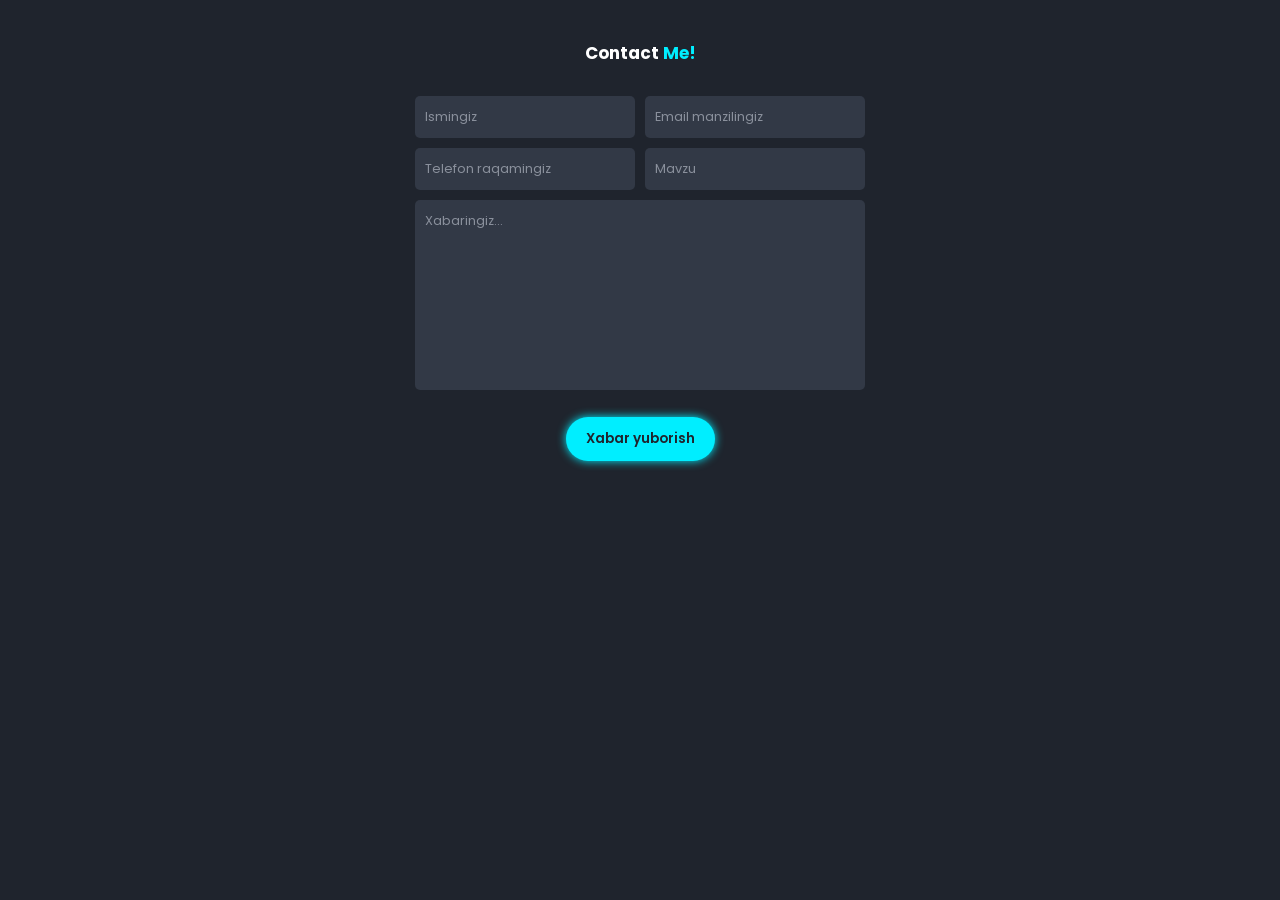
<file: contact.html>
<!DOCTYPE html>
<html lang="en">

<head>
    <meta charset="UTF-8">
    <meta name="viewport" content="width=device-width, initial-scale=1.0">
    <title>Document</title>
    <link rel="stylesheet" href="contact.css">
    <link rel="stylesheet" href="https://fonts.googleapis.com/css2?family=Poppins:wght@400;600;700&display=swap">
</head>

<body>

    <section class="contact">

        <h2>Contact <span>Me!</span></h2>

        <form>
            <div class="input-box">
                <input type="text" placeholder="Ismingiz">
                <input type="email" placeholder="Email manzilingiz">
                <input type="number" placeholder="Telefon raqamingiz">
                <input type="text" placeholder="Mavzu">
            </div>
            <textarea placeholder="Xabaringiz..."></textarea>
            <button type="submit">Xabar yuborish</button>
        </form>
    </section>


</body>

</html>
</file>
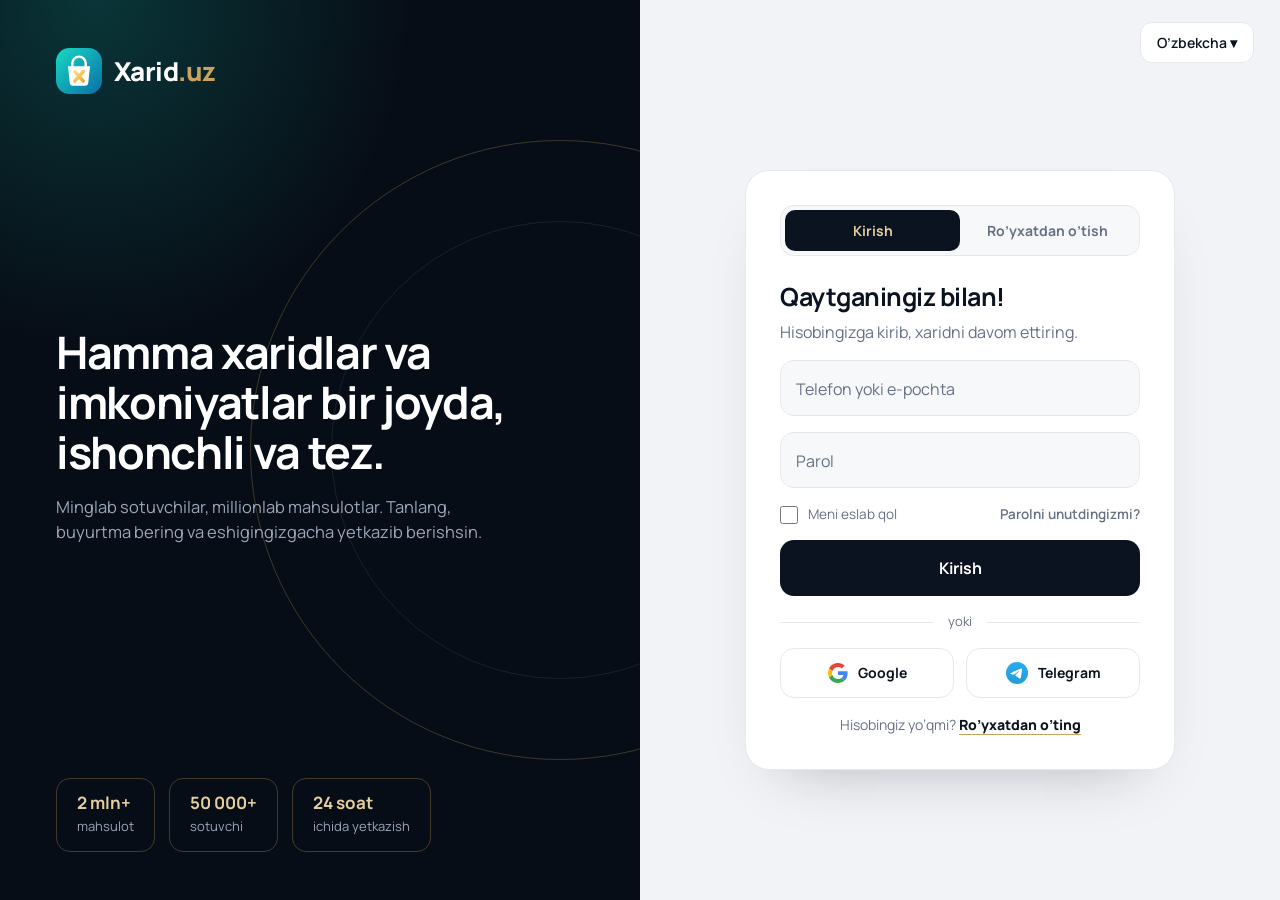
<file: login.html>
<!DOCTYPE html>
<html lang="uz">

<head>
  <meta charset="UTF-8">
  <meta name="viewport" content="width=device-width, initial-scale=1">
  <title>Xarid.uz — login / sign up</title>
  <link href="https://fonts.googleapis.com/css2?family=Manrope:wght@400;500;600;700;800&display=swap" rel="stylesheet">
  <link rel="stylesheet" href="login.css">
</head>

<body>
  <div class="page">

   
    <aside class="brand">
      <div class="ring"></div>

      <a class="logo" href="#">
        <svg viewBox="0 0 48 48" width="46" height="46" aria-hidden="true">
          <defs>
            <linearGradient id="g1" x1="0" y1="0" x2="1" y2="1">
              <stop offset="0" stop-color="#18d9c2" />
              <stop offset="1" stop-color="#0a6fa8" />
            </linearGradient>
            <linearGradient id="g2" x1="0" y1="0" x2="1" y2="1">
              <stop offset="0" stop-color="#ffe08a" />
              <stop offset="1" stop-color="#f0a92e" />
            </linearGradient>
          </defs>
          <rect width="48" height="48" rx="14" fill="url(#g1)" />
          <path d="M17 19v-3a7 7 0 0 1 14 0v3" stroke="#fff" stroke-width="2.6" stroke-linecap="round" fill="none" />
          <path d="M12.5 19h23l-1.8 17.2a3.5 3.5 0 0 1-3.5 3.1H17.8a3.5 3.5 0 0 1-3.5-3.1z" fill="#fff" />
          <path d="M19.5 24.5l9 10M28.5 24.5l-9 10" stroke="url(#g2)" stroke-width="3.6" stroke-linecap="round" />
        </svg>
        <b>Xarid<i>.uz</i></b>
      </a>

      <div class="hero">
        <h1>Hamma xaridlar va imkoniyatlar bir joyda, ishonchli va tez.</h1>
        <p>Minglab sotuvchilar, millionlab mahsulotlar. Tanlang, buyurtma bering va eshigingizgacha yetkazib berishsin.
        </p>
      </div>

      <div class="chips">
        <div class="chip"><strong>2 mln+</strong><span>mahsulot</span></div>
        <div class="chip"><strong>50 000+</strong><span>sotuvchi</span></div>
        <div class="chip"><strong>24 soat</strong><span>ichida yetkazish</span></div>
      </div>
    </aside>

 
    <main class="panel">
      <input class="sr" type="radio" name="mode" id="m-in" checked>
      <input class="sr" type="radio" name="mode" id="m-up">

 
      <details class="lang">
        <summary>O’zbekcha ▾</summary>
        <ul>
          <li class="on"><code>UZ</code> O’zbekcha</li>
          <li><code>RU</code> Русский</li>
          <li><code>EN</code> English</li>
        </ul>
      </details>

      <div class="box">
        <div class="seg">
          <i class="ind"></i>
          <label for="m-in">Kirish</label>
          <label for="m-up">Ro’yxatdan o’tish</label>
        </div>

  
        <form class="f in">
          <h2>Qaytganingiz bilan!</h2>
          <p class="sub">Hisobingizga kirib, xaridni davom ettiring.</p>

          <label class="fld"><input type="text" placeholder=" "><span>Telefon yoki e-pochta</span></label>
          <label class="fld"><input type="password" placeholder=" "><span>Parol</span></label>

          <div class="row">
            <label class="chk"><input type="checkbox"> Meni eslab qol</label>
            <a href="#">Parolni unutdingizmi?</a>
          </div>

     
          <a class="go" href="sahifa.html">Kirish</a>

          <div class="or">yoki</div>
          <div class="soc">
            <!-- 2) GOOGLE SILKASI -->
            <a href="#  ">
              <svg viewBox="0 0 48 48" width="20" height="20" aria-hidden="true">
                <path fill="#EA4335"
                  d="M24 9.5c3.54 0 6.71 1.22 9.21 3.6l6.85-6.85C35.9 2.38 30.47 0 24 0 14.62 0 6.51 5.38 2.56 13.22l7.98 6.19C12.43 13.72 17.74 9.5 24 9.5z" />
                <path fill="#4285F4"
                  d="M46.98 24.55c0-1.57-.15-3.09-.38-4.55H24v9.02h12.94c-.58 2.96-2.26 5.48-4.78 7.18l7.73 6c4.51-4.18 7.09-10.36 7.09-17.65z" />
                <path fill="#FBBC05"
                  d="M10.53 28.59c-.48-1.45-.76-2.99-.76-4.59s.27-3.14.76-4.59l-7.98-6.19C.92 16.46 0 20.12 0 24c0 3.88.92 7.54 2.56 10.78l7.97-6.19z" />
                <path fill="#34A853"
                  d="M24 48c6.48 0 11.93-2.13 15.89-5.81l-7.73-6c-2.15 1.45-4.92 2.3-8.16 2.3-6.26 0-11.57-4.22-13.47-9.91l-7.98 6.19C6.51 42.62 14.62 48 24 48z" />
              </svg>
              Google
            </a>
            <a href="#">
              <svg viewBox="0 0 240 240" width="22" height="22" aria-hidden="true">
                <defs>
                  <linearGradient id="tg" x1="120" y1="0" x2="120" y2="240" gradientUnits="userSpaceOnUse">
                    <stop offset="0" stop-color="#2AABEE" />
                    <stop offset="1" stop-color="#229ED9" />
                  </linearGradient>
                </defs>
                <circle cx="120" cy="120" r="120" fill="url(#tg)" />
                <path fill="#fff"
                  d="M54.3 118.8c35-15.2 58.3-25.3 70-30.2 33.3-13.9 40.3-16.3 44.8-16.4 1 0 3.2.2 4.7 1.4 1.2 1 1.5 2.3 1.7 3.3.2 1 .4 3.1.2 4.7-1.8 19-9.6 65.1-13.6 86.3-1.7 9-5 12-8.2 12.3-7 .6-12.3-4.6-19-9-10.6-6.9-16.5-11.2-26.8-18-11.9-7.8-4.2-12.1 2.6-19.1 1.8-1.8 32.5-29.8 33.1-32.3.1-.3.1-1.5-.6-2.1-.7-.6-1.7-.4-2.5-.2-1.1.2-17.9 11.4-50.6 33.5-4.8 3.3-9.1 4.9-13 4.8-4.3-.1-12.5-2.4-18.7-4.4-7.5-2.4-13.5-3.7-13-7.9.3-2.2 3.3-4.4 8.9-6.7z" />
              </svg>
              Telegram
            </a>
          </div>

          <p class="alt">Hisobingiz yo’qmi? <label for="m-up">Ro’yxatdan o’ting</label></p>
        </form>

      
        <form class="f up">
          <h2>Xarid.uz’ga xush kelibsiz</h2>
          <p class="sub">Hisob oching va birinchi buyurtmangizni bering.</p>

          <label class="fld"><input type="text" placeholder=" "><span>Ism va familiya</span></label>
          <label class="fld"><input type="number" placeholder=" "><span>Telefon raqam (+998)</span></label>
          <label class="fld"><input type="email" placeholder=" "><span>E-pochta</span></label>
          <label class="fld"><input type="password" placeholder=" "><span>Parol yarating</span></label>

          <label class="chk"><input type="checkbox"> Foydalanish shartlari va maxfiylik siyosati bilan roziman</label>

          <a class="go" href="sahifa.html">Hisob ochish</a>

          <p class="alt">Hisobingiz bormi? <label for="m-in">Kiring</label></p>
        </form>
      </div>
    </main>

  </div>
</body>

</html>
</file>
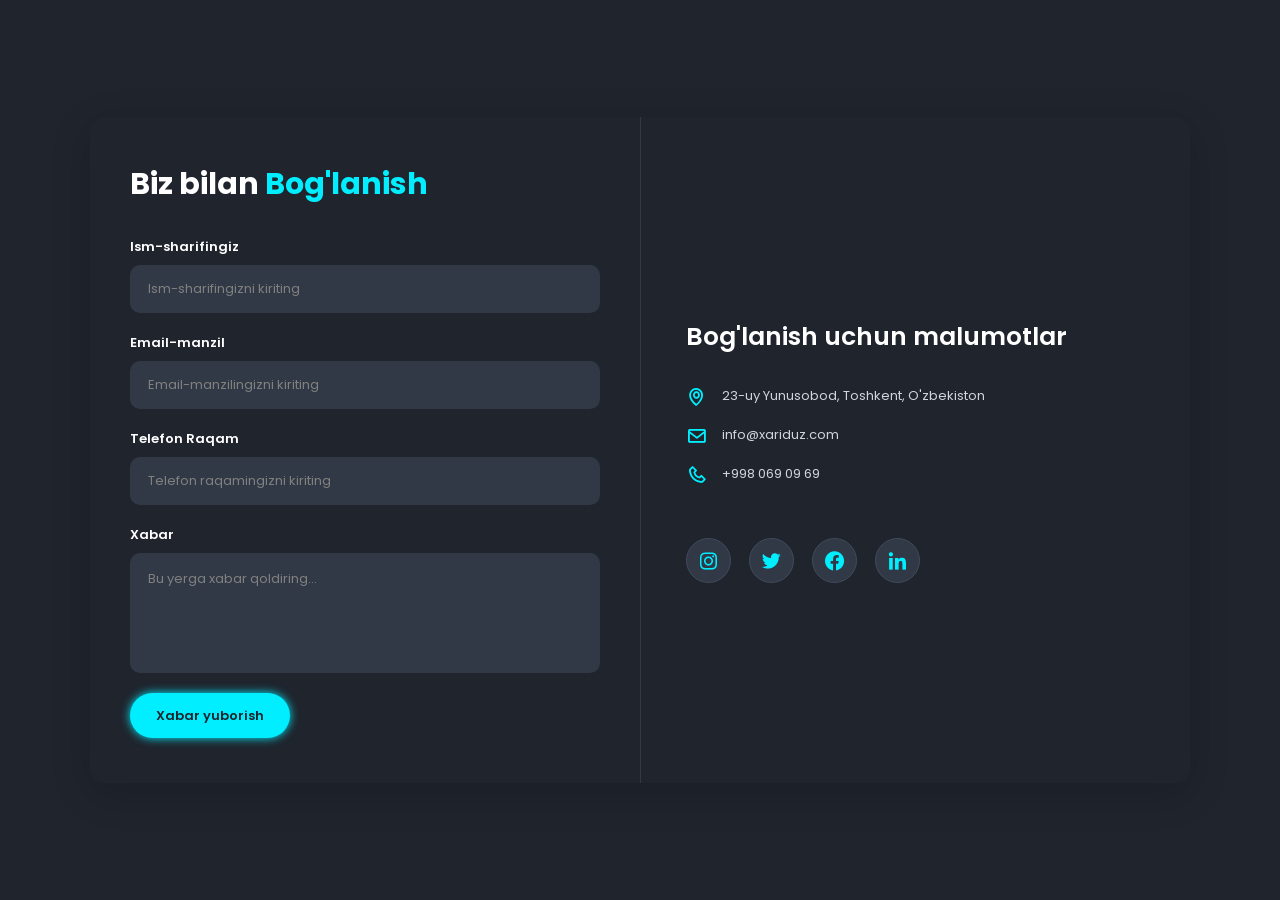
<file: team.html>
<!DOCTYPE html>
<html lang="en">
<head>
    <meta charset="UTF-8">
    <meta name="viewport" content="width=device-width, initial-scale=1.0">
    <title>Contact Us</title>

    <link rel="stylesheet" href="team.css">

    <link rel="stylesheet" href="https://fonts.googleapis.com/css2?family=Poppins:wght@400;500;600;700&display=swap">

    <link rel="stylesheet" href="https://unpkg.com/boxicons@2.1.4/css/boxicons.min.css">
</head>
<body>

    <section class="contact">

        <!-- LEFT SIDE -->

        <div class="contact-form">

            <h2>Biz bilan <span>Bog'lanish</span></h2>

            <form>

                <div class="input-group">
                    <label>Ism-sharifingiz</label>
                    <input type="text" placeholder="Ism-sharifingizni kiriting">
                </div>

                <div class="input-group">
                    <label>Email-manzil</label>
                    <input type="email" placeholder="Email-manzilingizni kiriting">
                </div>

                <div class="input-group">
                    <label>Telefon Raqam</label>
                    <input type="tel" placeholder="Telefon raqamingizni kiriting">
                </div>

                <div class="input-group">
                    <label>Xabar</label>
                    <textarea placeholder="Bu yerga xabar qoldiring..."></textarea>
                </div>

                <button type="submit">Xabar yuborish</button>

            </form>

        </div>




        <div class="contact-info">

            <h2>Bog'lanish uchun malumotlar</h2>

            <div class="info-item">
                <i class='bx bx-map'></i>
                <p>23-uy Yunusobod, Toshkent, O'zbekiston</p>
            </div>

            <div class="info-item">
                <i class='bx bx-envelope'></i>
                <p>info@xariduz.com</p>
            </div>

            <div class="info-item">
                <i class='bx bx-phone'></i>
                <p>+998 069 09 69</p>
            </div>



            <div class="social-icons">

                <a href="#"><i class='bx bxl-instagram'></i></a>

                <a href="#"><i class='bx bxl-twitter'></i></a>

                <a href="#"><i class='bx bxl-facebook-circle'></i></a>

                <a href="#"><i class='bx bxl-linkedin'></i></a>

            </div>

        </div>

    </section>

</body>
</html>
</file>
<file: contact.css>
* {
    margin: 0;
    padding: 0;
    box-sizing: border-box;
    font-family: 'Poppins', sans-serif;
}

body {
    background: #1f242d;
    color: #fff;
}

.contact {
    min-height: 100vh;
    padding: 40px 20px;
}

.contact h2 {
    text-align: center;
    font-size: 17px;
    margin-bottom: 30px;
}

.contact h2 span {
    color: #0ef;
}

form {
    max-width: 450px;
    margin: 0 auto;
    text-align: center;
}

.input-box {
    display: grid;
    grid-template-columns: 1fr 1fr;
    gap: 10px;
    margin-bottom: 10px;
}

input,
textarea {
    width: 100%;
    padding: 12px 10px;
    background: #323946;
    color: #fff;
    border: none;
    border-radius: 5px;
    font-size: 0.8rem;
    outline: none;
}

input::placeholder,
textarea::placeholder {
    color: #8a909c;
}

textarea {
    height: 190px;
    resize: none;
}

button {
    margin-top: 20px;
    padding: 12px 20px;
    background: #0ef;
    color: #1f242d;
    font-size: 0.85rem;
    font-weight: 600;
    border: none;
    border-radius: 30px;
    cursor: pointer;
    box-shadow: 0 0 10px #0ef;
    transition: 0.3s;
}

button:hover {
    box-shadow: 0 0 20px #0ef;
}
</file>
<file: login.css>
:root {
    --gold: #c9a45c;
    --gold-soft: #e6cf9f;
    --teal: #12c4b0;
    --ink: #0b1220;
    --mut: #667085;
    --line: #e6e8ee;
    --field: #f7f8fa;
}

* {
    box-sizing: border-box;
    margin: 0;
    padding: 0;
}

body {
    font-family: 'Manrope', 'Segoe UI', sans-serif;
    color: var(--ink);
    background: #f2f3f6;
    line-height: 1.5;
}


.page {
    display: grid;
    grid-template-columns: 1fr 1fr;
    min-height: 100vh;
}

.sr {
    position: absolute;
    opacity: 0;
    pointer-events: none;
}

a {
    color: var(--ink);
    font-weight: 700;
    text-decoration: none;
}

/* ---------- BRAND ---------- */
.brand {
    position: relative;
    overflow: hidden;
    display: flex;
    flex-direction: column;
    justify-content: space-between;
    gap: 32px;
    padding: 48px 56px;
    color: #fff;
    background:
        radial-gradient(70% 55% at 15% 0%, rgba(18, 196, 176, .22), transparent 70%),
        #070d16;
}

.ring {
    position: absolute;
    width: 620px;
    height: 620px;
    right: -230px;
    top: 50%;
    margin-top: -310px;
    border: 1px solid rgba(201, 164, 92, .28);
    border-radius: 50%;
}

.ring::after {
    content: "";
    position: absolute;
    inset: 80px;
    border: 1px solid rgba(255, 255, 255, .08);
    border-radius: 50%;
}

.logo {
    position: relative;
    z-index: 1;
    display: flex;
    align-items: center;
    gap: 12px;
    color: #fff;
    animation: fade 1s both;
}

.logo b {
    font-size: 26px;
    font-weight: 800;
    letter-spacing: -.02em;
}

.logo i {
    font-style: normal;
    color: var(--gold);
}

.hero {
    position: relative;
    z-index: 1;
    max-width: 500px;
    animation: fade 1.1s .15s both;
}

.hero h1 {
    font-size: clamp(32px, 3.5vw, 48px);
    line-height: 1.12;
    font-weight: 700;
    letter-spacing: -.03em;
    margin-bottom: 18px;
}

.hero p {
    max-width: 430px;
    font-size: 16.5px;
    color: #9aa7b8;
}

.chips {
    position: relative;
    z-index: 1;
    display: flex;
    flex-wrap: wrap;
    gap: 14px;
    animation: fade 1.1s .3s both;
}

.chip {
    padding: 14px 20px;
    border: 1px solid rgba(201, 164, 92, .3);
    border-radius: 14px;
}

.chip strong {
    display: block;
    font-size: 17px;
    line-height: 1.2;
    color: var(--gold-soft);
}

.chip span {
    font-size: 13px;
    color: #9aa7b8;
}

@keyframes fade {
    from {
        opacity: 0;
        transform: translateY(12px);
    }
}

/* ---------- PANEL ---------- */
.panel {
    position: relative;
    display: flex;
    align-items: center;
    justify-content: center;
    padding: 80px 28px 40px;
}

/* Til tanlash */
.lang {
    position: absolute;
    top: 22px;
    right: 26px;
    z-index: 5;
}

.lang summary {
    list-style: none;
    cursor: pointer;
    padding: 9px 16px;
    border: 1px solid var(--line);
    border-radius: 12px;
    background: #fff;
    font-size: 14px;
    font-weight: 600;
    transition: border-color .25s;
}

.lang summary::-webkit-details-marker {
    display: none;
}

.lang summary:hover {
    border-color: var(--gold);
}

.lang ul {
    position: absolute;
    right: 0;
    top: calc(100% + 8px);
    min-width: 180px;
    padding: 6px;
    list-style: none;
    background: #fff;
    border: 1px solid var(--line);
    border-radius: 14px;
    box-shadow: 0 20px 40px -20px rgba(10, 20, 40, .3);
    animation: fade .25s both;
}

.lang li {
    display: flex;
    align-items: center;
    gap: 10px;
    padding: 10px 12px;
    border-radius: 9px;
    cursor: pointer;
    font-weight: 600;
}

.lang li:hover {
    background: var(--field);
}

.lang li.on {
    font-weight: 800;
}

.lang code {
    font-size: 11px;
    font-weight: 800;
    padding: 4px 6px;
    border-radius: 6px;
    color: var(--gold-soft);
    background: var(--ink);
}

/* Karta */
.box {
    width: 100%;
    max-width: 430px;
    padding: 34px;
    background: #fff;
    border: 1px solid var(--line);
    border-radius: 24px;
    box-shadow: 0 30px 60px -40px rgba(10, 20, 40, .35);
    animation: fade 1s .1s both;
}

/* Tab tugmalari */
.seg {
    position: relative;
    display: grid;
    grid-template-columns: 1fr 1fr;
    padding: 4px;
    margin-bottom: 26px;
    border-radius: 14px;
    background: var(--field);
    border: 1px solid var(--line);
}

.seg label {
    position: relative;
    z-index: 2;
    text-align: center;
    padding: 10px 6px;
    font-size: 14px;
    font-weight: 700;
    color: var(--mut);
    cursor: pointer;
    transition: color .35s;
}

.ind {
    position: absolute;
    z-index: 1;
    top: 4px;
    bottom: 4px;
    left: 4px;
    width: calc(50% - 4px);
    border-radius: 10px;
    background: var(--ink);
    transition: transform .45s cubic-bezier(.65, 0, .2, 1);
}

#m-in:checked~.box label[for="m-in"],
#m-up:checked~.box label[for="m-up"] {
    color: var(--gold-soft);
}

#m-up:checked~.box .ind {
    transform: translateX(100%);
}

/* Formalar */
.f {
    display: none;
    gap: 16px;
}

#m-in:checked~.box .in,
#m-up:checked~.box .up {
    display: grid;
    animation: fade .5s both;
}

.f h2 {
    font-size: 25px;
    line-height: 1.2;
    letter-spacing: -.02em;
}

.sub {
    margin-top: -8px;
    color: var(--mut);
}

/* Suzuvchi yozuvli maydon */
.fld {
    position: relative;
    display: block;
}

.fld input {
    width: 100%;
    height: 56px;
    padding: 22px 16px 6px;
    font: 500 15px 'Manrope', sans-serif;
    color: var(--ink);
    background: var(--field);
    border: 1px solid var(--line);
    border-radius: 14px;
    outline: 0;
    transition: border-color .25s, background .25s;
}

.fld span {
    position: absolute;
    left: 16px;
    top: 17px;
    color: var(--mut);
    pointer-events: none;
    transition: all .2s;
}

.fld input:focus+span,
.fld input:not(:placeholder-shown)+span {
    top: 8px;
    font-size: 11.5px;
    font-weight: 700;
    color: var(--gold);
}

.fld input:focus {
    background: #fff;
    border-color: var(--gold);
}

.row {
    display: flex;
    justify-content: space-between;
    align-items: center;
    gap: 12px;
    font-size: 13.5px;
}

.row a {
    color: var(--mut);
    font-weight: 600;
}

.row a:hover {
    color: var(--ink);
}

.chk {
    display: flex;
    align-items: flex-start;
    gap: 10px;
    font-size: 13.5px;
    color: var(--mut);
    cursor: pointer;
}

.chk input {
    width: 18px;
    height: 18px;
    margin-top: 2px;
    accent-color: var(--ink);
    cursor: pointer;
}

/* Asosiy tugma (havola) */
.go {
    position: relative;
    display: grid;
    place-items: center;
    height: 56px;
    border-radius: 14px;
    background: var(--ink);
    color: #fff;
    font-size: 16px;
    font-weight: 700;
    transition: background .3s, transform .3s;
}

.go::after {
    content: "";
    position: absolute;
    left: 50%;
    bottom: 10px;
    width: 0;
    height: 1px;
    background: var(--gold);
    transform: translateX(-50%);
    transition: width .4s ease;
}

.go:hover {
    background: #121b2e;
    transform: translateY(-1px);
}

.go:hover::after {
    width: 44px;
}

.go:active {
    transform: none;
}

.or {
    display: flex;
    align-items: center;
    gap: 14px;
    font-size: 13px;
    color: var(--mut);
}

.or::before,
.or::after {
    content: "";
    flex: 1;
    height: 1px;
    background: var(--line);
}

/* Google va Telegram */
.soc {
    display: grid;
    grid-template-columns: 1fr 1fr;
    gap: 12px;
}

.soc a {
    display: flex;
    align-items: center;
    justify-content: center;
    gap: 10px;
    height: 50px;
    border: 1px solid var(--line);
    border-radius: 14px;
    background: #fff;
    font-size: 14px;
    font-weight: 700;
    transition: border-color .3s;
}

.soc a:hover {
    border-color: var(--gold);
}

.soc svg {
    flex: none;
}

.alt {
    text-align: center;
    font-size: 14px;
    color: var(--mut);
}

.alt label {
    color: var(--ink);
    font-weight: 800;
    cursor: pointer;
    border-bottom: 1px solid var(--gold);
}

/* Klaviatura fokusi */
a:focus-visible,
summary:focus-visible,
.chk input:focus-visible {
    outline: 2px solid var(--gold);
    outline-offset: 3px;
}

/* ---------- MOBIL ---------- */
@media (max-width: 900px) {
    .page {
        grid-template-columns: 1fr;
    }

    .brand {
        padding: 28px 24px;
        gap: 16px;
    }

    .hero h1 {
        font-size: 27px;
    }

    .hero p {
        font-size: 15px;
    }

    .chips,
    .ring {
        display: none;
    }

    .panel {
        padding: 70px 16px 32px;
        align-items: flex-start;
    }

    .lang {
        top: 16px;
        right: 16px;
    }

    .box {
        padding: 26px 20px;
        border-radius: 20px;
    }
}

@media (prefers-reduced-motion: reduce) {
    * {
        animation: none !important;
        transition: none !important;
    }
}
</file>
<file: team.css>
* {
    margin: 0;
    padding: 0;
    box-sizing: border-box;
    font-family: 'Poppins', sans-serif;
}

body {
    min-height: 100vh;
    background: #1F242D;
    display: flex;
    justify-content: center;
    align-items: center;
    padding: 30px;
}




.contact {
    width: 100%;
    max-width: 1100px;
    min-height: 550px;
    display: grid;
    grid-template-columns: 1fr 1fr;
    background: #1F242D;
    border-radius: 15px;
    overflow: hidden;
    box-shadow: 0 10px 40px rgba(0, 0, 0, 0.15);
}



.contact-form {
    padding: 45px 40px;
}

.contact-form h2 {
    font-size: 30px;
    font-weight: 700;
    color: white;
    margin-bottom: 30px;
}

.contact-form h2 span {
    color: #00EEFF;
}



.input-group {
    display: flex;
    flex-direction: column;
    margin-bottom: 20px;
}

.input-group label {
    color: white;
    font-size: 13px;
    font-weight: 600;
    margin-bottom: 8px;
}

.input-group input,
.input-group textarea {
    width: 100%;
    background: #323946;
    border: 2px solid #323946;
    border-radius: 10px;
    outline: none;
    padding: 14px 16px;
    color: white;
    font-size: 13px;
    transition: 0.3s;
}

.input-group input {
    height: 48px;
}

.input-group textarea {
    height: 120px;
    resize: none;
}

.input-group input::placeholder,
.input-group textarea::placeholder {
    color: gray;
}

.input-group input:focus,
.input-group textarea:focus {
    border-color: #00EEFF;
}




.contact-form button {
    width: 160px;
    height: 45px;
    background: #00EEFF;
    border: none;
    border-radius: 30px;
    color: #1F242D;
    font-size: 13px;
    font-weight: 600;
    cursor: pointer;
    transition: 0.3s;
    box-shadow: 0 0 10px #00EEFF;
}

.contact-form button:hover {
    transform: translateY(-3px);
    box-shadow: 0 0 20px #00EEFF;
}




.contact-info {
    display: flex;
    flex-direction: column;
    justify-content: center;
    padding: 45px;
    border-left: 1px solid #323946;
}

.contact-info h2 {
    color: white;
    font-size: 25px;
    font-weight: 600;
    margin-bottom: 30px;
}



.info-item {
    display: flex;
    align-items: center;
    gap: 15px;
    margin-bottom: 18px;
}

.info-item i {
    font-size: 21px;
    color: #00EEFF;
}

.info-item p {
    color: #d1d5db;
    font-size: 13px;
}




.social-icons {
    display: flex;
    gap: 18px;
    margin-top: 35px;
}

.social-icons a {
    width: 45px;
    height: 45px;
    display: flex;
    justify-content: center;
    align-items: center;
    background: #323946;
    border: 1px solid #414b5c;
    border-radius: 50%;
    color: #00EEFF;
    font-size: 23px;
    text-decoration: none;
    transition: 0.3s;
}

.social-icons a:hover {
    transform: translateY(-5px);
}
</file>
